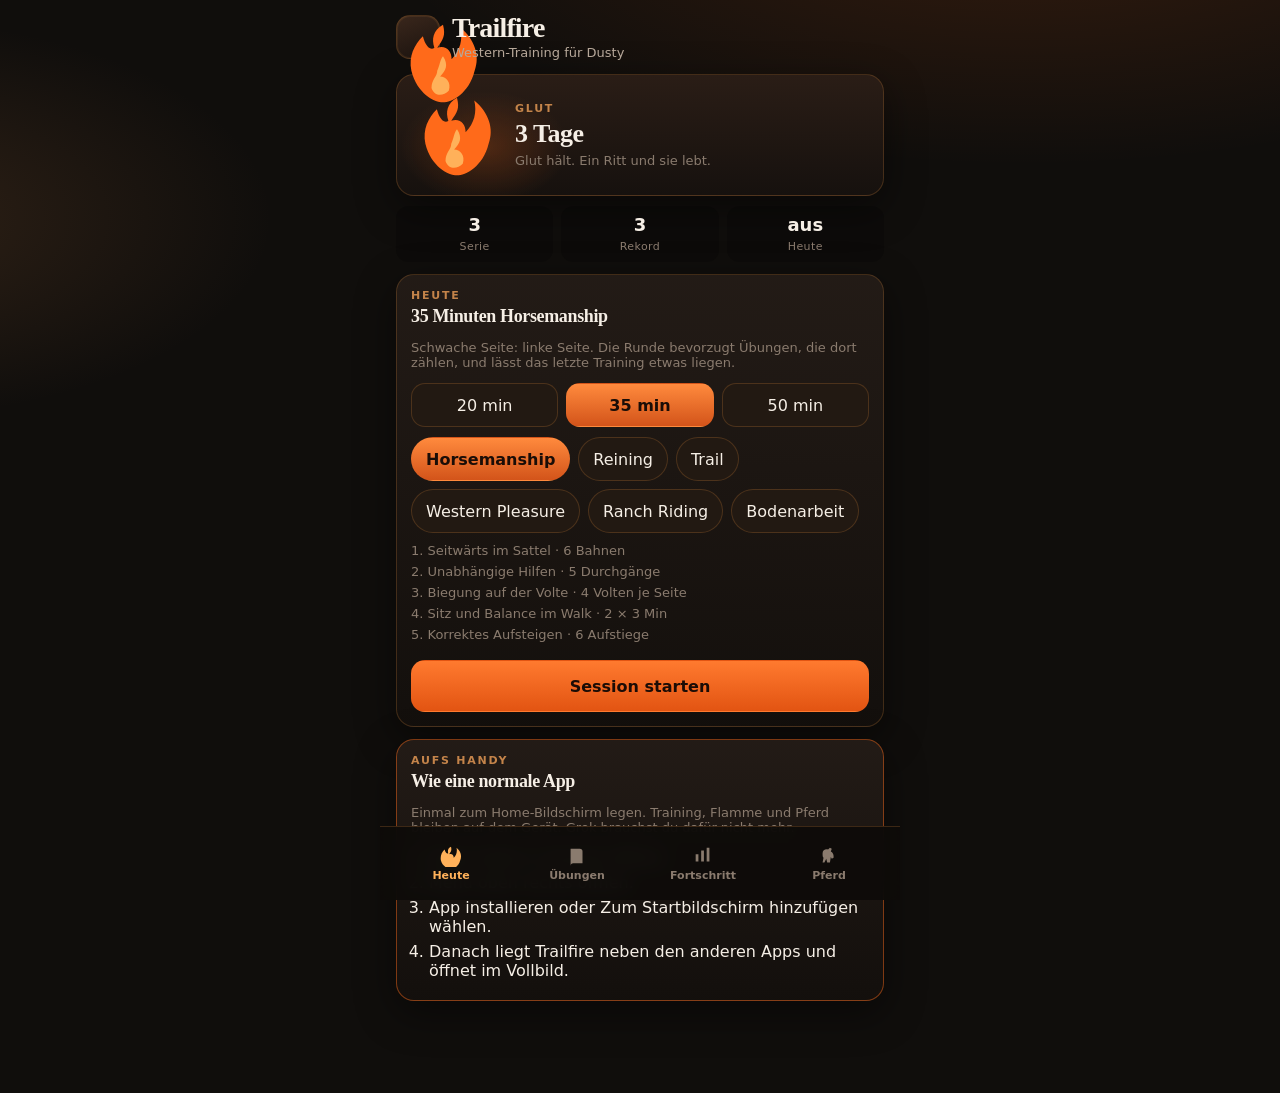
<file: index.html>
<!DOCTYPE html>
<html lang="de">
<head>
  <meta charset="utf-8" />
  <meta name="viewport" content="width=device-width, initial-scale=1, viewport-fit=cover" />
  <meta name="theme-color" content="#100e0c" />
  <meta name="apple-mobile-web-app-capable" content="yes" />
  <meta name="mobile-web-app-capable" content="yes" />
  <meta name="apple-mobile-web-app-status-bar-style" content="black-translucent" />
  <meta name="apple-mobile-web-app-title" content="Trailfire" />
  <link rel="manifest" href="manifest.webmanifest" />
  <link rel="apple-touch-icon" href="apple-touch-icon.png" />
  <link rel="icon" href="icon-192.png" />
  <title>Trailfire</title>
  <link rel="stylesheet" href="styles.css" />
</head>
<body>
  <div class="app">
    <main id="screen-today" class="screen on"></main>
    <main id="screen-library" class="screen"></main>
    <main id="screen-progress" class="screen"></main>
    <main id="screen-horse" class="screen"></main>
  </div>
  <nav class="nav">
    <button class="navbtn on" data-screen="today"><svg viewBox="0 0 24 24" width="22" height="22"><path fill="currentColor" d="M12 2c1 4 0 5-2 8 3-1 5 1 5 4 3-3 4-7 3-11 5 4 6 9 4 14-2 7-7 9-10 9S3 24 1 17C0 12 2 8 5 5c1 4 3 5 4 4-1-3 0-6 3-7z"/></svg>Heute</button>
    <button class="navbtn" data-screen="library"><svg viewBox="0 0 24 24" width="22" height="22"><path fill="currentColor" d="M5 4h10a3 3 0 0 1 3 3v13H8a3 3 0 0 0-3 3V4zm3 4h7v2H8V8zm0 4h7v2H8v-2z"/></svg>Übungen</button>
    <button class="navbtn" data-screen="progress"><svg viewBox="0 0 24 24" width="22" height="22"><path fill="currentColor" d="M4 18h3V10H4v8zm6 0h3V6h-3v12zm6 0h3V3h-3v15z"/></svg>Fortschritt</button>
    <button class="navbtn" data-screen="horse"><svg viewBox="0 0 24 24" width="22" height="22"><path fill="currentColor" d="M5 9c0-3 3-5 6-4l2-2 2 1-1 3c2 1 3 3 3 5v2l-2 1-1-2-1 6h-3l-1-4-2 4H5l1-5c-1-1-1-3-1-5z"/></svg>Pferd</button>
  </nav>
  <div id="overlay" class="overlay" onclick="if (event.target.id==='overlay') closeSheet()">
    <div class="sheet" id="sheet"></div>
  </div>
  <div id="player" class="player"><div class="player-body" id="player-body"></div></div>
  <div id="burst" class="burst" aria-hidden="true">
    <svg width="180" height="180" viewBox="0 0 64 64">
      <path fill="#ff6a1a" d="M32 4c3 10 0 14-6 22 8-3 14 2 14 11 8-8 11-18 8-28 14 10 18 26 12 38-6 20-20 28-28 28S10 67 4 47C1 35 6 24 14 16c3 10 8 13 11 10-3-8-1-16 7-22z"/>
      <path fill="#ffb15a" d="M32 26c5 7 2 12-2 16 5 0 10 5 7 12-5 5-12 5-15-2 0-7 5-10 5-15 2-5 2-9 5-11z"/>
    </svg>
  </div>
  <div id="toast" class="toast"></div>
  <script src="data.js"></script>
  <script src="app.js"></script>
</body>
</html>
</file>
<file: styles.css>
:root {
  --bg: #100e0c;
  --bg-2: #1a1512;
  --bg-3: #241c17;
  --ink: #f6efe6;
  --muted: #b7a89a;
  --dim: #8a7b6e;
  --line: rgba(184, 115, 51, 0.28);
  --copper: #c4844a;
  --copper-2: #8d5a32;
  --flame: #ff6a1a;
  --flame-2: #ffb15a;
  --good: #d7a15a;
  --danger: #c45c3e;
  --shadow: 0 12px 40px rgba(0, 0, 0, 0.45);
  --radius: 18px;
  --nav: 74px;
  --safe-b: env(safe-area-inset-bottom, 0px);
  --safe-t: env(safe-area-inset-top, 0px);
  font-synthesis: none;
}

* { box-sizing: border-box; }
html, body { margin: 0; padding: 0; background: var(--bg); color: var(--ink); }
body {
  font-family: "Avenir Next", "Segoe UI", system-ui, sans-serif;
  min-height: 100dvh;
  background:
    radial-gradient(1200px 500px at 80% -10%, rgba(255, 106, 26, 0.16), transparent 55%),
    radial-gradient(800px 400px at -10% 20%, rgba(141, 90, 50, 0.25), transparent 50%),
    var(--bg);
}
button, input, textarea, select { font: inherit; color: inherit; }
button { cursor: pointer; }
img, svg { display: block; }

.app {
  max-width: 520px;
  margin: 0 auto;
  min-height: 100dvh;
  padding: calc(14px + var(--safe-t)) 16px calc(var(--nav) + var(--safe-b) + 18px);
  position: relative;
}

.brand {
  display: flex;
  align-items: center;
  gap: 12px;
  margin-bottom: 14px;
}
.mark {
  width: 44px;
  height: 44px;
  border-radius: 14px;
  background: linear-gradient(160deg, #3a271c, #1a120e);
  border: 1px solid var(--line);
  display: grid;
  place-items: center;
  box-shadow: inset 0 0 0 1px rgba(255, 177, 90, 0.08);
}
.brand h1 {
  font-family: Georgia, "Iowan Old Style", Palatino, serif;
  font-size: 28px;
  letter-spacing: -0.03em;
  margin: 0;
  line-height: 1;
}
.brand p { margin: 3px 0 0; color: var(--muted); font-size: 13px; }

.screen { display: none; animation: rise 0.28s ease; }
.screen.on { display: block; }
@keyframes rise {
  from { opacity: 0; transform: translateY(8px); }
  to { opacity: 1; transform: none; }
}

.row { display: flex; gap: 10px; }
.grow { flex: 1; }

.card {
  background: linear-gradient(180deg, rgba(36, 28, 23, 0.96), rgba(20, 16, 13, 0.96));
  border: 1px solid var(--line);
  border-radius: var(--radius);
  padding: 14px;
  box-shadow: var(--shadow);
}
.card + .card, .stack > * + * { margin-top: 12px; }

.kicker {
  color: var(--copper);
  font-size: 11px;
  letter-spacing: 0.16em;
  text-transform: uppercase;
  font-weight: 700;
}
h2, h3 { font-family: Georgia, Palatino, serif; margin: 4px 0 8px; letter-spacing: -0.02em; }
h2 { font-size: 26px; }
h3 { font-size: 18px; }
.muted { color: var(--muted); }
.dim { color: var(--dim); font-size: 13px; }

.flame-hero {
  display: grid;
  grid-template-columns: 92px 1fr;
  gap: 12px;
  align-items: center;
  background:
    radial-gradient(120px 80px at 18% 60%, rgba(255, 106, 26, 0.22), transparent 70%),
    linear-gradient(180deg, #2a1d16, #16110e);
}
.flame-wrap { width: 92px; height: 92px; }
.stats { display: grid; grid-template-columns: repeat(3, 1fr); gap: 8px; margin-top: 10px; }
.stat {
  background: rgba(0,0,0,0.22);
  border-radius: 12px;
  padding: 8px;
  text-align: center;
}
.stat b { display: block; font-size: 18px; }
.stat span { color: var(--dim); font-size: 11px; letter-spacing: 0.04em; }

.chips { display: flex; gap: 8px; flex-wrap: wrap; }
.chip, .seg button, .btn, .navbtn {
  border: 1px solid var(--line);
  background: #221912;
  color: var(--ink);
  border-radius: 999px;
  padding: 10px 14px;
  min-height: 44px;
}
.chip.on, .seg button.on {
  background: linear-gradient(180deg, #ff8a3d, #d3541a);
  color: #1a0d07;
  border-color: transparent;
  font-weight: 700;
}
.seg { display: flex; gap: 8px; }
.seg button { flex: 1; border-radius: 14px; }

.btn {
  border-radius: 14px;
  font-weight: 700;
  width: 100%;
}
.btn.primary {
  background: linear-gradient(180deg, #ff7a2f, #e25412);
  color: #1b0c06;
  border-color: transparent;
  min-height: 52px;
  font-size: 16px;
}
.btn.ghost { background: transparent; }
.btn.small { width: auto; min-height: 40px; padding: 8px 12px; border-radius: 12px; }
.btn:active { transform: translateY(1px); }

.ex-card {
  display: grid;
  grid-template-columns: 1fr auto;
  gap: 8px;
  align-items: center;
  text-align: left;
  width: 100%;
  background: #1c1612;
  border: 1px solid var(--line);
  border-radius: 16px;
  padding: 12px;
  min-height: 72px;
}
.ex-card b { display: block; font-size: 16px; }
.badge {
  font-size: 11px;
  letter-spacing: 0.06em;
  text-transform: uppercase;
  border-radius: 999px;
  padding: 5px 8px;
  border: 1px solid var(--line);
  color: var(--flame-2);
  white-space: nowrap;
}
.badge.bronze { color: #d08958; }
.badge.silver { color: #d9d3cc; }
.badge.gold { color: #f0c14b; }
.badge.platin { color: #d7e7ff; }
.badge.elite { color: #ffb15a; background: rgba(255,106,26,0.12); }

.filters { display: flex; gap: 8px; overflow: auto; padding-bottom: 4px; margin: 8px -2px 12px; }
.filters::-webkit-scrollbar { display: none; }

.nav {
  position: fixed;
  left: 50%;
  transform: translateX(-50%);
  bottom: 0;
  width: min(520px, 100%);
  display: grid;
  grid-template-columns: repeat(4, 1fr);
  gap: 4px;
  padding: 8px 10px calc(8px + var(--safe-b));
  background: rgba(14, 11, 9, 0.92);
  border-top: 1px solid var(--line);
  backdrop-filter: blur(10px);
  z-index: 20;
}
.navbtn {
  background: transparent;
  border: 0;
  border-radius: 12px;
  min-height: 54px;
  display: flex;
  flex-direction: column;
  align-items: center;
  justify-content: center;
  gap: 2px;
  color: var(--dim);
  font-size: 11px;
  font-weight: 700;
}
.navbtn.on { color: var(--flame-2); }

.field { display: flex; flex-direction: column; gap: 6px; margin-top: 10px; }
.field span { font-size: 12px; color: var(--muted); }
input, textarea, select {
  background: #120e0c;
  border: 1px solid var(--line);
  border-radius: 12px;
  padding: 12px;
  min-height: 46px;
  width: 100%;
}
textarea { min-height: 88px; resize: vertical; }

.week { display: grid; grid-template-columns: repeat(7, 1fr); gap: 6px; }
.day {
  aspect-ratio: 0.78;
  border-radius: 12px;
  background: #171310;
  border: 1px solid rgba(184,115,51,0.18);
  display: flex;
  flex-direction: column;
  align-items: center;
  justify-content: center;
  font-size: 11px;
  color: var(--dim);
}
.day.on { border-color: rgba(255,106,26,0.7); color: var(--flame-2); background: #2a160f; }
.day.today { outline: 1px dashed var(--copper); }

.overlay {
  position: fixed;
  inset: 0;
  background: rgba(8, 6, 5, 0.72);
  z-index: 30;
  display: none;
  align-items: flex-end;
  justify-content: center;
}
.overlay.on { display: flex; }
.sheet {
  width: min(520px, 100%);
  max-height: min(92dvh, 860px);
  overflow: auto;
  background: #16110e;
  border-radius: 22px 22px 0 0;
  border: 1px solid var(--line);
  padding: 16px 16px calc(18px + var(--safe-b));
}
.player {
  position: fixed;
  inset: 0;
  z-index: 40;
  background: #0e0b09;
  display: none;
  flex-direction: column;
}
.player.on { display: flex; }
.player-body {
  flex: 1;
  overflow: auto;
  padding: calc(14px + var(--safe-t)) 16px 16px;
  max-width: 520px;
  width: 100%;
  margin: 0 auto;
}
.timer {
  font-variant-numeric: tabular-nums;
  font-size: 54px;
  font-family: Georgia, serif;
  letter-spacing: -0.04em;
  margin: 6px 0;
}
.steps { margin: 0; padding-left: 18px; }
.steps li { margin: 6px 0; }
.bars { display: grid; gap: 8px; }
.barline { display: flex; justify-content: space-between; font-size: 13px; margin-bottom: 4px; }
.track { height: 8px; background: #2a211c; border-radius: 99px; overflow: hidden; }
.track i { display: block; height: 100%; background: linear-gradient(90deg, #c4844a, #ff6a1a); width: 0%; }

.burst {
  position: fixed;
  inset: 0;
  pointer-events: none;
  z-index: 50;
  display: none;
  align-items: center;
  justify-content: center;
}
.burst.on { display: flex; animation: fadeburst 1.3s ease forwards; }
@keyframes fadeburst { 0% { opacity: 0; } 15% { opacity: 1; } 100% { opacity: 0; } }

.toast {
  position: fixed;
  left: 50%;
  bottom: calc(var(--nav) + 16px);
  transform: translateX(-50%);
  background: #2a1c14;
  border: 1px solid var(--line);
  color: var(--ink);
  padding: 10px 14px;
  border-radius: 12px;
  z-index: 60;
  display: none;
  max-width: 90%;
}
.toast.on { display: block; }

.chart { width: 100%; height: 120px; }
.install-card { border-color: rgba(255, 106, 26, 0.45); }
.install-card ol { margin: 8px 0 0; padding-left: 18px; }
.install-card li { margin: 6px 0; }
.side-tag {
  display: inline-block;
  background: rgba(255,106,26,0.12);
  color: var(--flame-2);
  border-radius: 8px;
  padding: 2px 6px;
  font-size: 12px;
}
</file>
